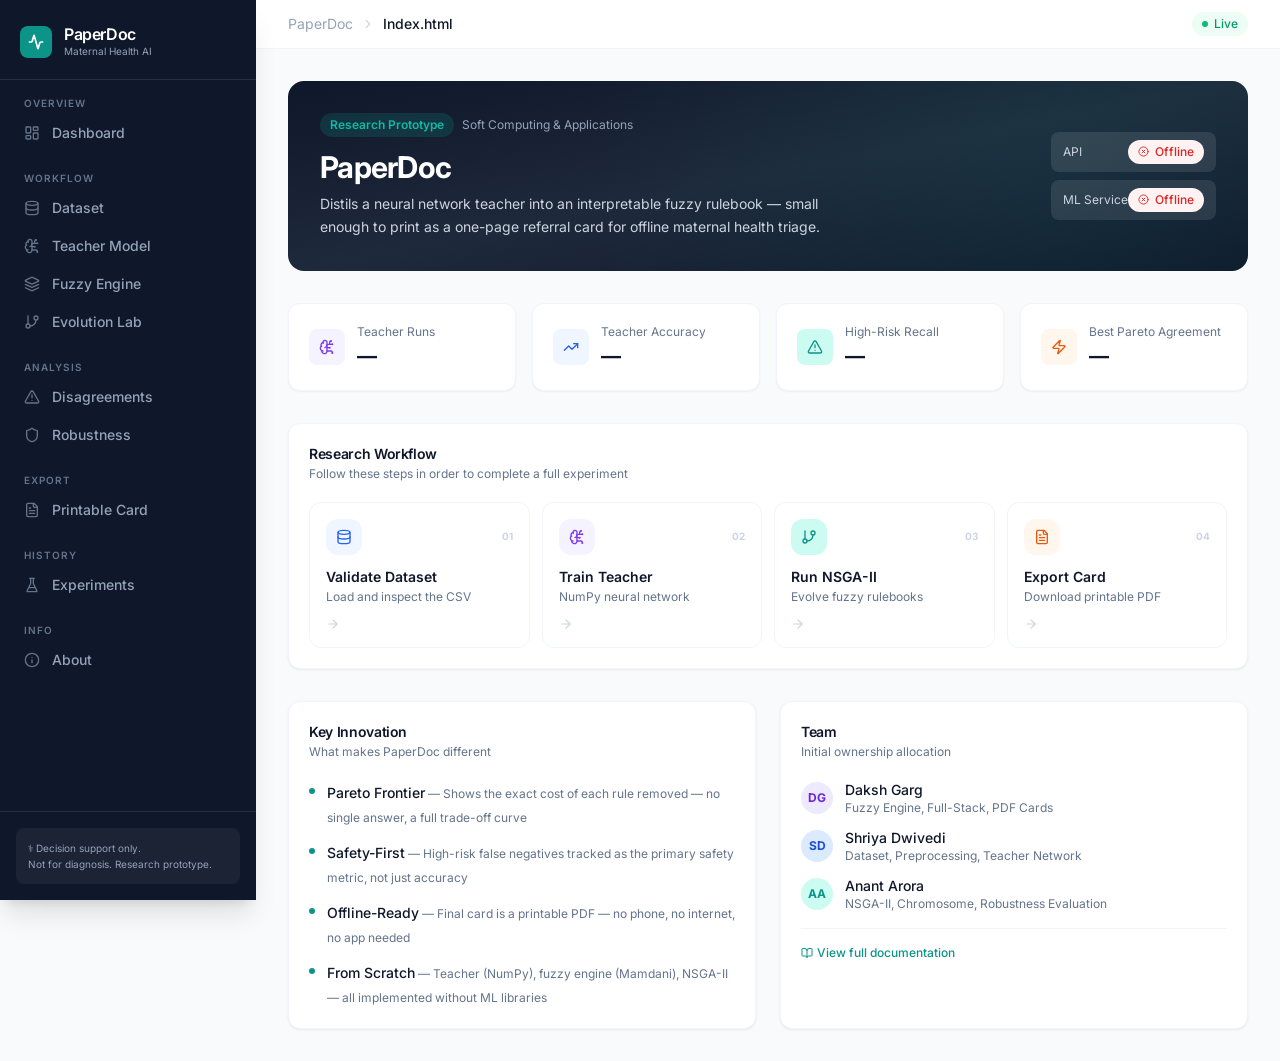
<file: index.html>
<!doctype html>
<html lang="en">
  <head>
    <meta charset="UTF-8" />
    <meta name="viewport" content="width=device-width, initial-scale=1.0" />
    <title>PaperDoc</title>
    <script type="module" crossorigin src="/assets/index-DegbWxGJ.js"></script>
    <link rel="stylesheet" crossorigin href="/assets/index-B3t8Y9xu.css">
  </head>
  <body class="bg-slate-50">
    <div id="root"></div>
  </body>
</html>
</file>
<file: assets/index-B3t8Y9xu.css>
@import"https://fonts.googleapis.com/css2?family=Inter:wght@300;400;500;600;700&display=swap";*,:before,:after{--tw-border-spacing-x: 0;--tw-border-spacing-y: 0;--tw-translate-x: 0;--tw-translate-y: 0;--tw-rotate: 0;--tw-skew-x: 0;--tw-skew-y: 0;--tw-scale-x: 1;--tw-scale-y: 1;--tw-pan-x: ;--tw-pan-y: ;--tw-pinch-zoom: ;--tw-scroll-snap-strictness: proximity;--tw-gradient-from-position: ;--tw-gradient-via-position: ;--tw-gradient-to-position: ;--tw-ordinal: ;--tw-slashed-zero: ;--tw-numeric-figure: ;--tw-numeric-spacing: ;--tw-numeric-fraction: ;--tw-ring-inset: ;--tw-ring-offset-width: 0px;--tw-ring-offset-color: #fff;--tw-ring-color: rgb(59 130 246 / .5);--tw-ring-offset-shadow: 0 0 #0000;--tw-ring-shadow: 0 0 #0000;--tw-shadow: 0 0 #0000;--tw-shadow-colored: 0 0 #0000;--tw-blur: ;--tw-brightness: ;--tw-contrast: ;--tw-grayscale: ;--tw-hue-rotate: ;--tw-invert: ;--tw-saturate: ;--tw-sepia: ;--tw-drop-shadow: ;--tw-backdrop-blur: ;--tw-backdrop-brightness: ;--tw-backdrop-contrast: ;--tw-backdrop-grayscale: ;--tw-backdrop-hue-rotate: ;--tw-backdrop-invert: ;--tw-backdrop-opacity: ;--tw-backdrop-saturate: ;--tw-backdrop-sepia: ;--tw-contain-size: ;--tw-contain-layout: ;--tw-contain-paint: ;--tw-contain-style: }::backdrop{--tw-border-spacing-x: 0;--tw-border-spacing-y: 0;--tw-translate-x: 0;--tw-translate-y: 0;--tw-rotate: 0;--tw-skew-x: 0;--tw-skew-y: 0;--tw-scale-x: 1;--tw-scale-y: 1;--tw-pan-x: ;--tw-pan-y: ;--tw-pinch-zoom: ;--tw-scroll-snap-strictness: proximity;--tw-gradient-from-position: ;--tw-gradient-via-position: ;--tw-gradient-to-position: ;--tw-ordinal: ;--tw-slashed-zero: ;--tw-numeric-figure: ;--tw-numeric-spacing: ;--tw-numeric-fraction: ;--tw-ring-inset: ;--tw-ring-offset-width: 0px;--tw-ring-offset-color: #fff;--tw-ring-color: rgb(59 130 246 / .5);--tw-ring-offset-shadow: 0 0 #0000;--tw-ring-shadow: 0 0 #0000;--tw-shadow: 0 0 #0000;--tw-shadow-colored: 0 0 #0000;--tw-blur: ;--tw-brightness: ;--tw-contrast: ;--tw-grayscale: ;--tw-hue-rotate: ;--tw-invert: ;--tw-saturate: ;--tw-sepia: ;--tw-drop-shadow: ;--tw-backdrop-blur: ;--tw-backdrop-brightness: ;--tw-backdrop-contrast: ;--tw-backdrop-grayscale: ;--tw-backdrop-hue-rotate: ;--tw-backdrop-invert: ;--tw-backdrop-opacity: ;--tw-backdrop-saturate: ;--tw-backdrop-sepia: ;--tw-contain-size: ;--tw-contain-layout: ;--tw-contain-paint: ;--tw-contain-style: }*,:before,:after{box-sizing:border-box;border-width:0;border-style:solid;border-color:#e5e7eb}:before,:after{--tw-content: ""}html,:host{line-height:1.5;-webkit-text-size-adjust:100%;-moz-tab-size:4;-o-tab-size:4;tab-size:4;font-family:Inter,system-ui,sans-serif;font-feature-settings:normal;font-variation-settings:normal;-webkit-tap-highlight-color:transparent}body{margin:0;line-height:inherit}hr{height:0;color:inherit;border-top-width:1px}abbr:where([title]){-webkit-text-decoration:underline dotted;text-decoration:underline dotted}h1,h2,h3,h4,h5,h6{font-size:inherit;font-weight:inherit}a{color:inherit;text-decoration:inherit}b,strong{font-weight:bolder}code,kbd,samp,pre{font-family:ui-monospace,SFMono-Regular,Menlo,Monaco,Consolas,Liberation Mono,Courier New,monospace;font-feature-settings:normal;font-variation-settings:normal;font-size:1em}small{font-size:80%}sub,sup{font-size:75%;line-height:0;position:relative;vertical-align:baseline}sub{bottom:-.25em}sup{top:-.5em}table{text-indent:0;border-color:inherit;border-collapse:collapse}button,input,optgroup,select,textarea{font-family:inherit;font-feature-settings:inherit;font-variation-settings:inherit;font-size:100%;font-weight:inherit;line-height:inherit;letter-spacing:inherit;color:inherit;margin:0;padding:0}button,select{text-transform:none}button,input:where([type=button]),input:where([type=reset]),input:where([type=submit]){-webkit-appearance:button;background-color:transparent;background-image:none}:-moz-focusring{outline:auto}:-moz-ui-invalid{box-shadow:none}progress{vertical-align:baseline}::-webkit-inner-spin-button,::-webkit-outer-spin-button{height:auto}[type=search]{-webkit-appearance:textfield;outline-offset:-2px}::-webkit-search-decoration{-webkit-appearance:none}::-webkit-file-upload-button{-webkit-appearance:button;font:inherit}summary{display:list-item}blockquote,dl,dd,h1,h2,h3,h4,h5,h6,hr,figure,p,pre{margin:0}fieldset{margin:0;padding:0}legend{padding:0}ol,ul,menu{list-style:none;margin:0;padding:0}dialog{padding:0}textarea{resize:vertical}input::-moz-placeholder,textarea::-moz-placeholder{opacity:1;color:#9ca3af}input::placeholder,textarea::placeholder{opacity:1;color:#9ca3af}button,[role=button]{cursor:pointer}:disabled{cursor:default}img,svg,video,canvas,audio,iframe,embed,object{display:block;vertical-align:middle}img,video{max-width:100%;height:auto}[hidden]:where(:not([hidden=until-found])){display:none}*{--tw-border-opacity: 1;border-color:rgb(226 232 240 / var(--tw-border-opacity, 1))}body{--tw-bg-opacity: 1;background-color:rgb(248 250 252 / var(--tw-bg-opacity, 1));--tw-text-opacity: 1;color:rgb(30 41 59 / var(--tw-text-opacity, 1));-webkit-font-smoothing:antialiased;-moz-osx-font-smoothing:grayscale;font-family:Inter,system-ui,sans-serif}:focus-visible{outline:2px solid transparent;outline-offset:2px;--tw-ring-offset-shadow: var(--tw-ring-inset) 0 0 0 var(--tw-ring-offset-width) var(--tw-ring-offset-color);--tw-ring-shadow: var(--tw-ring-inset) 0 0 0 calc(2px + var(--tw-ring-offset-width)) var(--tw-ring-color);box-shadow:var(--tw-ring-offset-shadow),var(--tw-ring-shadow),var(--tw-shadow, 0 0 #0000);--tw-ring-opacity: 1;--tw-ring-color: rgb(13 148 136 / var(--tw-ring-opacity, 1));--tw-ring-offset-width: 2px}.btn-primary{display:inline-flex;align-items:center;gap:.5rem;border-radius:.5rem;--tw-bg-opacity: 1;background-color:rgb(13 148 136 / var(--tw-bg-opacity, 1));padding:.5rem 1rem;font-size:.875rem;line-height:1.25rem;font-weight:500;--tw-text-opacity: 1;color:rgb(255 255 255 / var(--tw-text-opacity, 1));--tw-shadow: 0 1px 2px 0 rgb(0 0 0 / .05);--tw-shadow-colored: 0 1px 2px 0 var(--tw-shadow-color);box-shadow:var(--tw-ring-offset-shadow, 0 0 #0000),var(--tw-ring-shadow, 0 0 #0000),var(--tw-shadow);transition-property:all;transition-timing-function:cubic-bezier(.4,0,.2,1);transition-duration:.15s}.btn-primary:hover{--tw-bg-opacity: 1;background-color:rgb(15 118 110 / var(--tw-bg-opacity, 1))}.btn-primary:active{--tw-scale-x: .95;--tw-scale-y: .95;transform:translate(var(--tw-translate-x),var(--tw-translate-y)) rotate(var(--tw-rotate)) skew(var(--tw-skew-x)) skewY(var(--tw-skew-y)) scaleX(var(--tw-scale-x)) scaleY(var(--tw-scale-y))}.btn-primary:disabled{cursor:not-allowed;opacity:.4}.btn-secondary{display:inline-flex;align-items:center;gap:.5rem;border-radius:.5rem;border-width:1px;--tw-border-opacity: 1;border-color:rgb(226 232 240 / var(--tw-border-opacity, 1));--tw-bg-opacity: 1;background-color:rgb(255 255 255 / var(--tw-bg-opacity, 1));padding:.5rem 1rem;font-size:.875rem;line-height:1.25rem;font-weight:500;--tw-text-opacity: 1;color:rgb(51 65 85 / var(--tw-text-opacity, 1));--tw-shadow: 0 1px 2px 0 rgb(0 0 0 / .05);--tw-shadow-colored: 0 1px 2px 0 var(--tw-shadow-color);box-shadow:var(--tw-ring-offset-shadow, 0 0 #0000),var(--tw-ring-shadow, 0 0 #0000),var(--tw-shadow);transition-property:all;transition-timing-function:cubic-bezier(.4,0,.2,1);transition-duration:.15s}.btn-secondary:hover{--tw-border-opacity: 1;border-color:rgb(203 213 225 / var(--tw-border-opacity, 1));--tw-bg-opacity: 1;background-color:rgb(248 250 252 / var(--tw-bg-opacity, 1))}.btn-secondary:active{--tw-scale-x: .95;--tw-scale-y: .95;transform:translate(var(--tw-translate-x),var(--tw-translate-y)) rotate(var(--tw-rotate)) skew(var(--tw-skew-x)) skewY(var(--tw-skew-y)) scaleX(var(--tw-scale-x)) scaleY(var(--tw-scale-y))}.btn-secondary:disabled{cursor:not-allowed;opacity:.4}.btn-navy{display:inline-flex;align-items:center;gap:.5rem;border-radius:.5rem;--tw-bg-opacity: 1;background-color:rgb(15 23 42 / var(--tw-bg-opacity, 1));padding:.5rem 1rem;font-size:.875rem;line-height:1.25rem;font-weight:500;--tw-text-opacity: 1;color:rgb(255 255 255 / var(--tw-text-opacity, 1));--tw-shadow: 0 1px 2px 0 rgb(0 0 0 / .05);--tw-shadow-colored: 0 1px 2px 0 var(--tw-shadow-color);box-shadow:var(--tw-ring-offset-shadow, 0 0 #0000),var(--tw-ring-shadow, 0 0 #0000),var(--tw-shadow);transition-property:all;transition-timing-function:cubic-bezier(.4,0,.2,1);transition-duration:.15s}.btn-navy:hover{--tw-bg-opacity: 1;background-color:rgb(30 41 59 / var(--tw-bg-opacity, 1))}.btn-navy:active{--tw-scale-x: .95;--tw-scale-y: .95;transform:translate(var(--tw-translate-x),var(--tw-translate-y)) rotate(var(--tw-rotate)) skew(var(--tw-skew-x)) skewY(var(--tw-skew-y)) scaleX(var(--tw-scale-x)) scaleY(var(--tw-scale-y))}.btn-navy:disabled{cursor:not-allowed;opacity:.4}.input-field{width:100%;border-radius:.5rem;border-width:1px;--tw-border-opacity: 1;border-color:rgb(226 232 240 / var(--tw-border-opacity, 1));--tw-bg-opacity: 1;background-color:rgb(255 255 255 / var(--tw-bg-opacity, 1));padding:.5rem .75rem;font-size:.875rem;line-height:1.25rem;transition-property:color,background-color,border-color,text-decoration-color,fill,stroke;transition-timing-function:cubic-bezier(.4,0,.2,1);transition-duration:.15s}.input-field::-moz-placeholder{--tw-text-opacity: 1;color:rgb(148 163 184 / var(--tw-text-opacity, 1))}.input-field::placeholder{--tw-text-opacity: 1;color:rgb(148 163 184 / var(--tw-text-opacity, 1))}.input-field:focus{--tw-border-opacity: 1;border-color:rgb(13 148 136 / var(--tw-border-opacity, 1));outline:2px solid transparent;outline-offset:2px;--tw-ring-offset-shadow: var(--tw-ring-inset) 0 0 0 var(--tw-ring-offset-width) var(--tw-ring-offset-color);--tw-ring-shadow: var(--tw-ring-inset) 0 0 0 calc(2px + var(--tw-ring-offset-width)) var(--tw-ring-color);box-shadow:var(--tw-ring-offset-shadow),var(--tw-ring-shadow),var(--tw-shadow, 0 0 #0000);--tw-ring-color: rgb(13 148 136 / .3)}.badge-high{display:inline-flex;align-items:center;border-radius:9999px;--tw-bg-opacity: 1;background-color:rgb(254 226 226 / var(--tw-bg-opacity, 1));padding:.125rem .5rem;font-size:11px;font-weight:600;--tw-text-opacity: 1;color:rgb(185 28 28 / var(--tw-text-opacity, 1))}.badge-mid{display:inline-flex;align-items:center;border-radius:9999px;--tw-bg-opacity: 1;background-color:rgb(254 243 199 / var(--tw-bg-opacity, 1));padding:.125rem .5rem;font-size:11px;font-weight:600;--tw-text-opacity: 1;color:rgb(180 83 9 / var(--tw-text-opacity, 1))}.badge-low{display:inline-flex;align-items:center;border-radius:9999px;--tw-bg-opacity: 1;background-color:rgb(209 250 229 / var(--tw-bg-opacity, 1));padding:.125rem .5rem;font-size:11px;font-weight:600;--tw-text-opacity: 1;color:rgb(4 120 87 / var(--tw-text-opacity, 1))}.stat-card{border-radius:.75rem;border-width:1px;--tw-border-opacity: 1;border-color:rgb(241 245 249 / var(--tw-border-opacity, 1));--tw-bg-opacity: 1;background-color:rgb(255 255 255 / var(--tw-bg-opacity, 1));padding:1.25rem;--tw-shadow: 0 1px 2px 0 rgb(0 0 0 / .05);--tw-shadow-colored: 0 1px 2px 0 var(--tw-shadow-color);box-shadow:var(--tw-ring-offset-shadow, 0 0 #0000),var(--tw-ring-shadow, 0 0 #0000),var(--tw-shadow);transition-property:box-shadow;transition-timing-function:cubic-bezier(.4,0,.2,1);transition-duration:.15s}.stat-card:hover{--tw-shadow: 0 4px 6px -1px rgb(0 0 0 / .1), 0 2px 4px -2px rgb(0 0 0 / .1);--tw-shadow-colored: 0 4px 6px -1px var(--tw-shadow-color), 0 2px 4px -2px var(--tw-shadow-color);box-shadow:var(--tw-ring-offset-shadow, 0 0 #0000),var(--tw-ring-shadow, 0 0 #0000),var(--tw-shadow)}.section-title{font-size:1.25rem;line-height:1.75rem;font-weight:600;letter-spacing:-.025em;--tw-text-opacity: 1;color:rgb(15 23 42 / var(--tw-text-opacity, 1))}.page-header{margin-bottom:1.5rem;border-bottom-width:1px;--tw-border-opacity: 1;border-color:rgb(241 245 249 / var(--tw-border-opacity, 1));padding-bottom:1rem}.collapse{visibility:collapse}.static{position:static}.fixed{position:fixed}.absolute{position:absolute}.relative{position:relative}.sticky{position:sticky}.inset-0{top:0;right:0;bottom:0;left:0}.top-0{top:0}.z-10{z-index:10}.z-20{z-index:20}.mx-auto{margin-left:auto;margin-right:auto}.mb-1{margin-bottom:.25rem}.mb-2{margin-bottom:.5rem}.mb-3{margin-bottom:.75rem}.mb-4{margin-bottom:1rem}.mb-5{margin-bottom:1.25rem}.ml-1{margin-left:.25rem}.ml-2{margin-left:.5rem}.ml-4{margin-left:1rem}.ml-64{margin-left:16rem}.ml-auto{margin-left:auto}.mt-0\.5{margin-top:.125rem}.mt-1{margin-top:.25rem}.mt-1\.5{margin-top:.375rem}.mt-2{margin-top:.5rem}.mt-3{margin-top:.75rem}.mt-4{margin-top:1rem}.block{display:block}.inline-block{display:inline-block}.flex{display:flex}.inline-flex{display:inline-flex}.table{display:table}.grid{display:grid}.contents{display:contents}.hidden{display:none}.h-0\.5{height:.125rem}.h-1{height:.25rem}.h-1\.5{height:.375rem}.h-10{height:2.5rem}.h-14{height:3.5rem}.h-2{height:.5rem}.h-28{height:7rem}.h-3{height:.75rem}.h-3\.5{height:.875rem}.h-56{height:14rem}.h-6{height:1.5rem}.h-64{height:16rem}.h-8{height:2rem}.h-9{height:2.25rem}.h-full{height:100%}.max-h-48{max-height:12rem}.max-h-72{max-height:18rem}.min-h-screen{min-height:100vh}.w-1{width:.25rem}.w-1\.5{width:.375rem}.w-10{width:2.5rem}.w-14{width:3.5rem}.w-2\.5{width:.625rem}.w-20{width:5rem}.w-3{width:.75rem}.w-3\.5{width:.875rem}.w-6{width:1.5rem}.w-64{width:16rem}.w-8{width:2rem}.w-9{width:2.25rem}.w-fit{width:-moz-fit-content;width:fit-content}.w-full{width:100%}.min-w-24{min-width:6rem}.min-w-40{min-width:10rem}.max-w-3xl{max-width:48rem}.max-w-5xl{max-width:64rem}.max-w-6xl{max-width:72rem}.max-w-lg{max-width:32rem}.max-w-sm{max-width:24rem}.max-w-xs{max-width:20rem}.flex-1{flex:1 1 0%}.shrink-0{flex-shrink:0}.border-collapse{border-collapse:collapse}@keyframes pulse{50%{opacity:.5}}.animate-pulse{animation:pulse 2s cubic-bezier(.4,0,.6,1) infinite}@keyframes spin{to{transform:rotate(360deg)}}.animate-spin{animation:spin 1s linear infinite}.cursor-pointer{cursor:pointer}.appearance-none{-webkit-appearance:none;-moz-appearance:none;appearance:none}.grid-cols-2{grid-template-columns:repeat(2,minmax(0,1fr))}.grid-cols-3{grid-template-columns:repeat(3,minmax(0,1fr))}.flex-col{flex-direction:column}.flex-wrap{flex-wrap:wrap}.items-start{align-items:flex-start}.items-end{align-items:flex-end}.items-center{align-items:center}.justify-center{justify-content:center}.justify-between{justify-content:space-between}.gap-1{gap:.25rem}.gap-1\.5{gap:.375rem}.gap-2{gap:.5rem}.gap-3{gap:.75rem}.gap-4{gap:1rem}.gap-6{gap:1.5rem}.space-y-0\.5>:not([hidden])~:not([hidden]){--tw-space-y-reverse: 0;margin-top:calc(.125rem * calc(1 - var(--tw-space-y-reverse)));margin-bottom:calc(.125rem * var(--tw-space-y-reverse))}.space-y-1>:not([hidden])~:not([hidden]){--tw-space-y-reverse: 0;margin-top:calc(.25rem * calc(1 - var(--tw-space-y-reverse)));margin-bottom:calc(.25rem * var(--tw-space-y-reverse))}.space-y-1\.5>:not([hidden])~:not([hidden]){--tw-space-y-reverse: 0;margin-top:calc(.375rem * calc(1 - var(--tw-space-y-reverse)));margin-bottom:calc(.375rem * var(--tw-space-y-reverse))}.space-y-2>:not([hidden])~:not([hidden]){--tw-space-y-reverse: 0;margin-top:calc(.5rem * calc(1 - var(--tw-space-y-reverse)));margin-bottom:calc(.5rem * var(--tw-space-y-reverse))}.space-y-3>:not([hidden])~:not([hidden]){--tw-space-y-reverse: 0;margin-top:calc(.75rem * calc(1 - var(--tw-space-y-reverse)));margin-bottom:calc(.75rem * var(--tw-space-y-reverse))}.space-y-4>:not([hidden])~:not([hidden]){--tw-space-y-reverse: 0;margin-top:calc(1rem * calc(1 - var(--tw-space-y-reverse)));margin-bottom:calc(1rem * var(--tw-space-y-reverse))}.space-y-5>:not([hidden])~:not([hidden]){--tw-space-y-reverse: 0;margin-top:calc(1.25rem * calc(1 - var(--tw-space-y-reverse)));margin-bottom:calc(1.25rem * var(--tw-space-y-reverse))}.space-y-6>:not([hidden])~:not([hidden]){--tw-space-y-reverse: 0;margin-top:calc(1.5rem * calc(1 - var(--tw-space-y-reverse)));margin-bottom:calc(1.5rem * var(--tw-space-y-reverse))}.space-y-8>:not([hidden])~:not([hidden]){--tw-space-y-reverse: 0;margin-top:calc(2rem * calc(1 - var(--tw-space-y-reverse)));margin-bottom:calc(2rem * var(--tw-space-y-reverse))}.overflow-auto{overflow:auto}.overflow-hidden{overflow:hidden}.overflow-x-auto{overflow-x:auto}.overflow-y-auto{overflow-y:auto}.truncate{overflow:hidden;text-overflow:ellipsis;white-space:nowrap}.rounded-2xl{border-radius:1rem}.rounded-full{border-radius:9999px}.rounded-lg{border-radius:.5rem}.rounded-sm{border-radius:.125rem}.rounded-xl{border-radius:.75rem}.border{border-width:1px}.border-2{border-width:2px}.border-b{border-bottom-width:1px}.border-t{border-top-width:1px}.border-accent\/30{border-color:#0d94884d}.border-amber-100{--tw-border-opacity: 1;border-color:rgb(254 243 199 / var(--tw-border-opacity, 1))}.border-amber-200{--tw-border-opacity: 1;border-color:rgb(253 230 138 / var(--tw-border-opacity, 1))}.border-emerald-100{--tw-border-opacity: 1;border-color:rgb(209 250 229 / var(--tw-border-opacity, 1))}.border-emerald-200{--tw-border-opacity: 1;border-color:rgb(167 243 208 / var(--tw-border-opacity, 1))}.border-red-100{--tw-border-opacity: 1;border-color:rgb(254 226 226 / var(--tw-border-opacity, 1))}.border-red-200{--tw-border-opacity: 1;border-color:rgb(254 202 202 / var(--tw-border-opacity, 1))}.border-slate-100{--tw-border-opacity: 1;border-color:rgb(241 245 249 / var(--tw-border-opacity, 1))}.border-slate-200{--tw-border-opacity: 1;border-color:rgb(226 232 240 / var(--tw-border-opacity, 1))}.border-slate-400{--tw-border-opacity: 1;border-color:rgb(148 163 184 / var(--tw-border-opacity, 1))}.border-slate-50{--tw-border-opacity: 1;border-color:rgb(248 250 252 / var(--tw-border-opacity, 1))}.border-white\/10{border-color:#ffffff1a}.border-white\/30{border-color:#ffffff4d}.border-t-white{--tw-border-opacity: 1;border-top-color:rgb(255 255 255 / var(--tw-border-opacity, 1))}.bg-accent{--tw-bg-opacity: 1;background-color:rgb(13 148 136 / var(--tw-bg-opacity, 1))}.bg-accent-muted{--tw-bg-opacity: 1;background-color:rgb(204 251 241 / var(--tw-bg-opacity, 1))}.bg-accent\/20{background-color:#0d948833}.bg-amber-100{--tw-bg-opacity: 1;background-color:rgb(254 243 199 / var(--tw-bg-opacity, 1))}.bg-amber-50{--tw-bg-opacity: 1;background-color:rgb(255 251 235 / var(--tw-bg-opacity, 1))}.bg-blue-100{--tw-bg-opacity: 1;background-color:rgb(219 234 254 / var(--tw-bg-opacity, 1))}.bg-blue-50{--tw-bg-opacity: 1;background-color:rgb(239 246 255 / var(--tw-bg-opacity, 1))}.bg-emerald-100{--tw-bg-opacity: 1;background-color:rgb(209 250 229 / var(--tw-bg-opacity, 1))}.bg-emerald-50{--tw-bg-opacity: 1;background-color:rgb(236 253 245 / var(--tw-bg-opacity, 1))}.bg-emerald-500{--tw-bg-opacity: 1;background-color:rgb(16 185 129 / var(--tw-bg-opacity, 1))}.bg-indigo-50{--tw-bg-opacity: 1;background-color:rgb(238 242 255 / var(--tw-bg-opacity, 1))}.bg-navy{--tw-bg-opacity: 1;background-color:rgb(15 23 42 / var(--tw-bg-opacity, 1))}.bg-orange-50{--tw-bg-opacity: 1;background-color:rgb(255 247 237 / var(--tw-bg-opacity, 1))}.bg-purple-50{--tw-bg-opacity: 1;background-color:rgb(250 245 255 / var(--tw-bg-opacity, 1))}.bg-red-100{--tw-bg-opacity: 1;background-color:rgb(254 226 226 / var(--tw-bg-opacity, 1))}.bg-red-50{--tw-bg-opacity: 1;background-color:rgb(254 242 242 / var(--tw-bg-opacity, 1))}.bg-red-600{--tw-bg-opacity: 1;background-color:rgb(220 38 38 / var(--tw-bg-opacity, 1))}.bg-slate-100{--tw-bg-opacity: 1;background-color:rgb(241 245 249 / var(--tw-bg-opacity, 1))}.bg-slate-200{--tw-bg-opacity: 1;background-color:rgb(226 232 240 / var(--tw-bg-opacity, 1))}.bg-slate-400{--tw-bg-opacity: 1;background-color:rgb(148 163 184 / var(--tw-bg-opacity, 1))}.bg-slate-50,.bg-surface{--tw-bg-opacity: 1;background-color:rgb(248 250 252 / var(--tw-bg-opacity, 1))}.bg-teal-100{--tw-bg-opacity: 1;background-color:rgb(204 251 241 / var(--tw-bg-opacity, 1))}.bg-violet-100{--tw-bg-opacity: 1;background-color:rgb(237 233 254 / var(--tw-bg-opacity, 1))}.bg-violet-50{--tw-bg-opacity: 1;background-color:rgb(245 243 255 / var(--tw-bg-opacity, 1))}.bg-white{--tw-bg-opacity: 1;background-color:rgb(255 255 255 / var(--tw-bg-opacity, 1))}.bg-white\/10{background-color:#ffffff1a}.bg-white\/5{background-color:#ffffff0d}.bg-gradient-to-br{background-image:linear-gradient(to bottom right,var(--tw-gradient-stops))}.from-navy{--tw-gradient-from: #0f172a var(--tw-gradient-from-position);--tw-gradient-to: rgb(15 23 42 / 0) var(--tw-gradient-to-position);--tw-gradient-stops: var(--tw-gradient-from), var(--tw-gradient-to)}.via-navy-light{--tw-gradient-to: rgb(30 41 59 / 0) var(--tw-gradient-to-position);--tw-gradient-stops: var(--tw-gradient-from), #1e293b var(--tw-gradient-via-position), var(--tw-gradient-to)}.to-navy{--tw-gradient-to: #0f172a var(--tw-gradient-to-position)}.p-2{padding:.5rem}.p-3{padding:.75rem}.p-4{padding:1rem}.p-5{padding:1.25rem}.p-8{padding:2rem}.px-1\.5{padding-left:.375rem;padding-right:.375rem}.px-2{padding-left:.5rem;padding-right:.5rem}.px-2\.5{padding-left:.625rem;padding-right:.625rem}.px-3{padding-left:.75rem;padding-right:.75rem}.px-4{padding-left:1rem;padding-right:1rem}.px-5{padding-left:1.25rem;padding-right:1.25rem}.px-8{padding-left:2rem;padding-right:2rem}.py-0\.5{padding-top:.125rem;padding-bottom:.125rem}.py-1{padding-top:.25rem;padding-bottom:.25rem}.py-1\.5{padding-top:.375rem;padding-bottom:.375rem}.py-16{padding-top:4rem;padding-bottom:4rem}.py-2{padding-top:.5rem;padding-bottom:.5rem}.py-2\.5{padding-top:.625rem;padding-bottom:.625rem}.py-3{padding-top:.75rem;padding-bottom:.75rem}.py-4{padding-top:1rem;padding-bottom:1rem}.pb-0{padding-bottom:0}.pb-3{padding-bottom:.75rem}.pb-5{padding-bottom:1.25rem}.pr-4{padding-right:1rem}.pt-2{padding-top:.5rem}.pt-4{padding-top:1rem}.pt-5{padding-top:1.25rem}.pt-6{padding-top:1.5rem}.text-left{text-align:left}.text-center{text-align:center}.text-right{text-align:right}.font-mono{font-family:ui-monospace,SFMono-Regular,Menlo,Monaco,Consolas,Liberation Mono,Courier New,monospace}.text-2xl{font-size:1.5rem;line-height:2rem}.text-3xl{font-size:1.875rem;line-height:2.25rem}.text-\[10px\]{font-size:10px}.text-\[11px\]{font-size:11px}.text-\[9px\]{font-size:9px}.text-base{font-size:1rem;line-height:1.5rem}.text-lg{font-size:1.125rem;line-height:1.75rem}.text-sm{font-size:.875rem;line-height:1.25rem}.text-xl{font-size:1.25rem;line-height:1.75rem}.text-xs{font-size:.75rem;line-height:1rem}.font-bold{font-weight:700}.font-medium{font-weight:500}.font-normal{font-weight:400}.font-semibold{font-weight:600}.uppercase{text-transform:uppercase}.capitalize{text-transform:capitalize}.leading-none{line-height:1}.leading-relaxed{line-height:1.625}.leading-tight{line-height:1.25}.tracking-tight{letter-spacing:-.025em}.tracking-widest{letter-spacing:.1em}.text-accent{--tw-text-opacity: 1;color:rgb(13 148 136 / var(--tw-text-opacity, 1))}.text-accent-light{--tw-text-opacity: 1;color:rgb(20 184 166 / var(--tw-text-opacity, 1))}.text-amber-600{--tw-text-opacity: 1;color:rgb(217 119 6 / var(--tw-text-opacity, 1))}.text-amber-700{--tw-text-opacity: 1;color:rgb(180 83 9 / var(--tw-text-opacity, 1))}.text-amber-800{--tw-text-opacity: 1;color:rgb(146 64 14 / var(--tw-text-opacity, 1))}.text-blue-600{--tw-text-opacity: 1;color:rgb(37 99 235 / var(--tw-text-opacity, 1))}.text-blue-700{--tw-text-opacity: 1;color:rgb(29 78 216 / var(--tw-text-opacity, 1))}.text-emerald-600{--tw-text-opacity: 1;color:rgb(5 150 105 / var(--tw-text-opacity, 1))}.text-emerald-700{--tw-text-opacity: 1;color:rgb(4 120 87 / var(--tw-text-opacity, 1))}.text-indigo-600{--tw-text-opacity: 1;color:rgb(79 70 229 / var(--tw-text-opacity, 1))}.text-navy{--tw-text-opacity: 1;color:rgb(15 23 42 / var(--tw-text-opacity, 1))}.text-orange-600{--tw-text-opacity: 1;color:rgb(234 88 12 / var(--tw-text-opacity, 1))}.text-purple-600{--tw-text-opacity: 1;color:rgb(147 51 234 / var(--tw-text-opacity, 1))}.text-red-500{--tw-text-opacity: 1;color:rgb(239 68 68 / var(--tw-text-opacity, 1))}.text-red-600{--tw-text-opacity: 1;color:rgb(220 38 38 / var(--tw-text-opacity, 1))}.text-red-700{--tw-text-opacity: 1;color:rgb(185 28 28 / var(--tw-text-opacity, 1))}.text-slate-300{--tw-text-opacity: 1;color:rgb(203 213 225 / var(--tw-text-opacity, 1))}.text-slate-400{--tw-text-opacity: 1;color:rgb(148 163 184 / var(--tw-text-opacity, 1))}.text-slate-500{--tw-text-opacity: 1;color:rgb(100 116 139 / var(--tw-text-opacity, 1))}.text-slate-600{--tw-text-opacity: 1;color:rgb(71 85 105 / var(--tw-text-opacity, 1))}.text-slate-700{--tw-text-opacity: 1;color:rgb(51 65 85 / var(--tw-text-opacity, 1))}.text-slate-800{--tw-text-opacity: 1;color:rgb(30 41 59 / var(--tw-text-opacity, 1))}.text-teal-700{--tw-text-opacity: 1;color:rgb(15 118 110 / var(--tw-text-opacity, 1))}.text-violet-600{--tw-text-opacity: 1;color:rgb(124 58 237 / var(--tw-text-opacity, 1))}.text-violet-700{--tw-text-opacity: 1;color:rgb(109 40 217 / var(--tw-text-opacity, 1))}.text-white{--tw-text-opacity: 1;color:rgb(255 255 255 / var(--tw-text-opacity, 1))}.underline{text-decoration-line:underline}.line-through{text-decoration-line:line-through}.accent-teal-600{accent-color:#0d9488}.opacity-10{opacity:.1}.opacity-40{opacity:.4}.opacity-60{opacity:.6}.shadow-card{--tw-shadow: 0 1px 3px 0 rgba(0,0,0,.06), 0 1px 2px -1px rgba(0,0,0,.06);--tw-shadow-colored: 0 1px 3px 0 var(--tw-shadow-color), 0 1px 2px -1px var(--tw-shadow-color);box-shadow:var(--tw-ring-offset-shadow, 0 0 #0000),var(--tw-ring-shadow, 0 0 #0000),var(--tw-shadow)}.shadow-xl{--tw-shadow: 0 20px 25px -5px rgb(0 0 0 / .1), 0 8px 10px -6px rgb(0 0 0 / .1);--tw-shadow-colored: 0 20px 25px -5px var(--tw-shadow-color), 0 8px 10px -6px var(--tw-shadow-color);box-shadow:var(--tw-ring-offset-shadow, 0 0 #0000),var(--tw-ring-shadow, 0 0 #0000),var(--tw-shadow)}.filter{filter:var(--tw-blur) var(--tw-brightness) var(--tw-contrast) var(--tw-grayscale) var(--tw-hue-rotate) var(--tw-invert) var(--tw-saturate) var(--tw-sepia) var(--tw-drop-shadow)}.transition-all{transition-property:all;transition-timing-function:cubic-bezier(.4,0,.2,1);transition-duration:.15s}.transition-colors{transition-property:color,background-color,border-color,text-decoration-color,fill,stroke;transition-timing-function:cubic-bezier(.4,0,.2,1);transition-duration:.15s}.duration-150{transition-duration:.15s}.duration-200{transition-duration:.2s}::-webkit-scrollbar{width:6px;height:6px}::-webkit-scrollbar-track{background-color:transparent}::-webkit-scrollbar-thumb{border-radius:9999px;--tw-bg-opacity: 1;background-color:rgb(203 213 225 / var(--tw-bg-opacity, 1))}::-webkit-scrollbar-thumb:hover{--tw-bg-opacity: 1;background-color:rgb(148 163 184 / var(--tw-bg-opacity, 1))}.page-enter{animation:fadeSlideIn .2s ease-out}@keyframes fadeSlideIn{0%{opacity:0;transform:translateY(8px)}to{opacity:1;transform:translateY(0)}}.nav-active-glow{box-shadow:inset 3px 0 #0d9488}.last\:border-0:last-child{border-width:0px}.hover\:border-accent\/30:hover{border-color:#0d94884d}.hover\:bg-accent-dark:hover{--tw-bg-opacity: 1;background-color:rgb(15 118 110 / var(--tw-bg-opacity, 1))}.hover\:bg-slate-50:hover{--tw-bg-opacity: 1;background-color:rgb(248 250 252 / var(--tw-bg-opacity, 1))}.hover\:bg-white\/5:hover{background-color:#ffffff0d}.hover\:text-accent-dark:hover{--tw-text-opacity: 1;color:rgb(15 118 110 / var(--tw-text-opacity, 1))}.hover\:text-navy:hover{--tw-text-opacity: 1;color:rgb(15 23 42 / var(--tw-text-opacity, 1))}.hover\:text-slate-200:hover{--tw-text-opacity: 1;color:rgb(226 232 240 / var(--tw-text-opacity, 1))}.hover\:shadow-card-hover:hover{--tw-shadow: 0 4px 12px 0 rgba(0,0,0,.08);--tw-shadow-colored: 0 4px 12px 0 var(--tw-shadow-color);box-shadow:var(--tw-ring-offset-shadow, 0 0 #0000),var(--tw-ring-shadow, 0 0 #0000),var(--tw-shadow)}.focus\:outline-none:focus{outline:2px solid transparent;outline-offset:2px}.focus\:ring-2:focus{--tw-ring-offset-shadow: var(--tw-ring-inset) 0 0 0 var(--tw-ring-offset-width) var(--tw-ring-offset-color);--tw-ring-shadow: var(--tw-ring-inset) 0 0 0 calc(2px + var(--tw-ring-offset-width)) var(--tw-ring-color);box-shadow:var(--tw-ring-offset-shadow),var(--tw-ring-shadow),var(--tw-shadow, 0 0 #0000)}.focus\:ring-accent\/30:focus{--tw-ring-color: rgb(13 148 136 / .3)}.disabled\:opacity-50:disabled{opacity:.5}.group:hover .group-hover\:translate-x-1{--tw-translate-x: .25rem;transform:translate(var(--tw-translate-x),var(--tw-translate-y)) rotate(var(--tw-rotate)) skew(var(--tw-skew-x)) skewY(var(--tw-skew-y)) scaleX(var(--tw-scale-x)) scaleY(var(--tw-scale-y))}.group:hover .group-hover\:text-accent{--tw-text-opacity: 1;color:rgb(13 148 136 / var(--tw-text-opacity, 1))}@media (min-width: 640px){.sm\:grid-cols-2{grid-template-columns:repeat(2,minmax(0,1fr))}.sm\:grid-cols-3{grid-template-columns:repeat(3,minmax(0,1fr))}}@media (min-width: 768px){.md\:flex-row{flex-direction:row}.md\:items-center{align-items:center}}@media (min-width: 1024px){.lg\:col-span-1{grid-column:span 1 / span 1}.lg\:col-span-2{grid-column:span 2 / span 2}.lg\:grid-cols-2{grid-template-columns:repeat(2,minmax(0,1fr))}.lg\:grid-cols-3{grid-template-columns:repeat(3,minmax(0,1fr))}.lg\:grid-cols-4{grid-template-columns:repeat(4,minmax(0,1fr))}.lg\:grid-cols-6{grid-template-columns:repeat(6,minmax(0,1fr))}}
</file>
